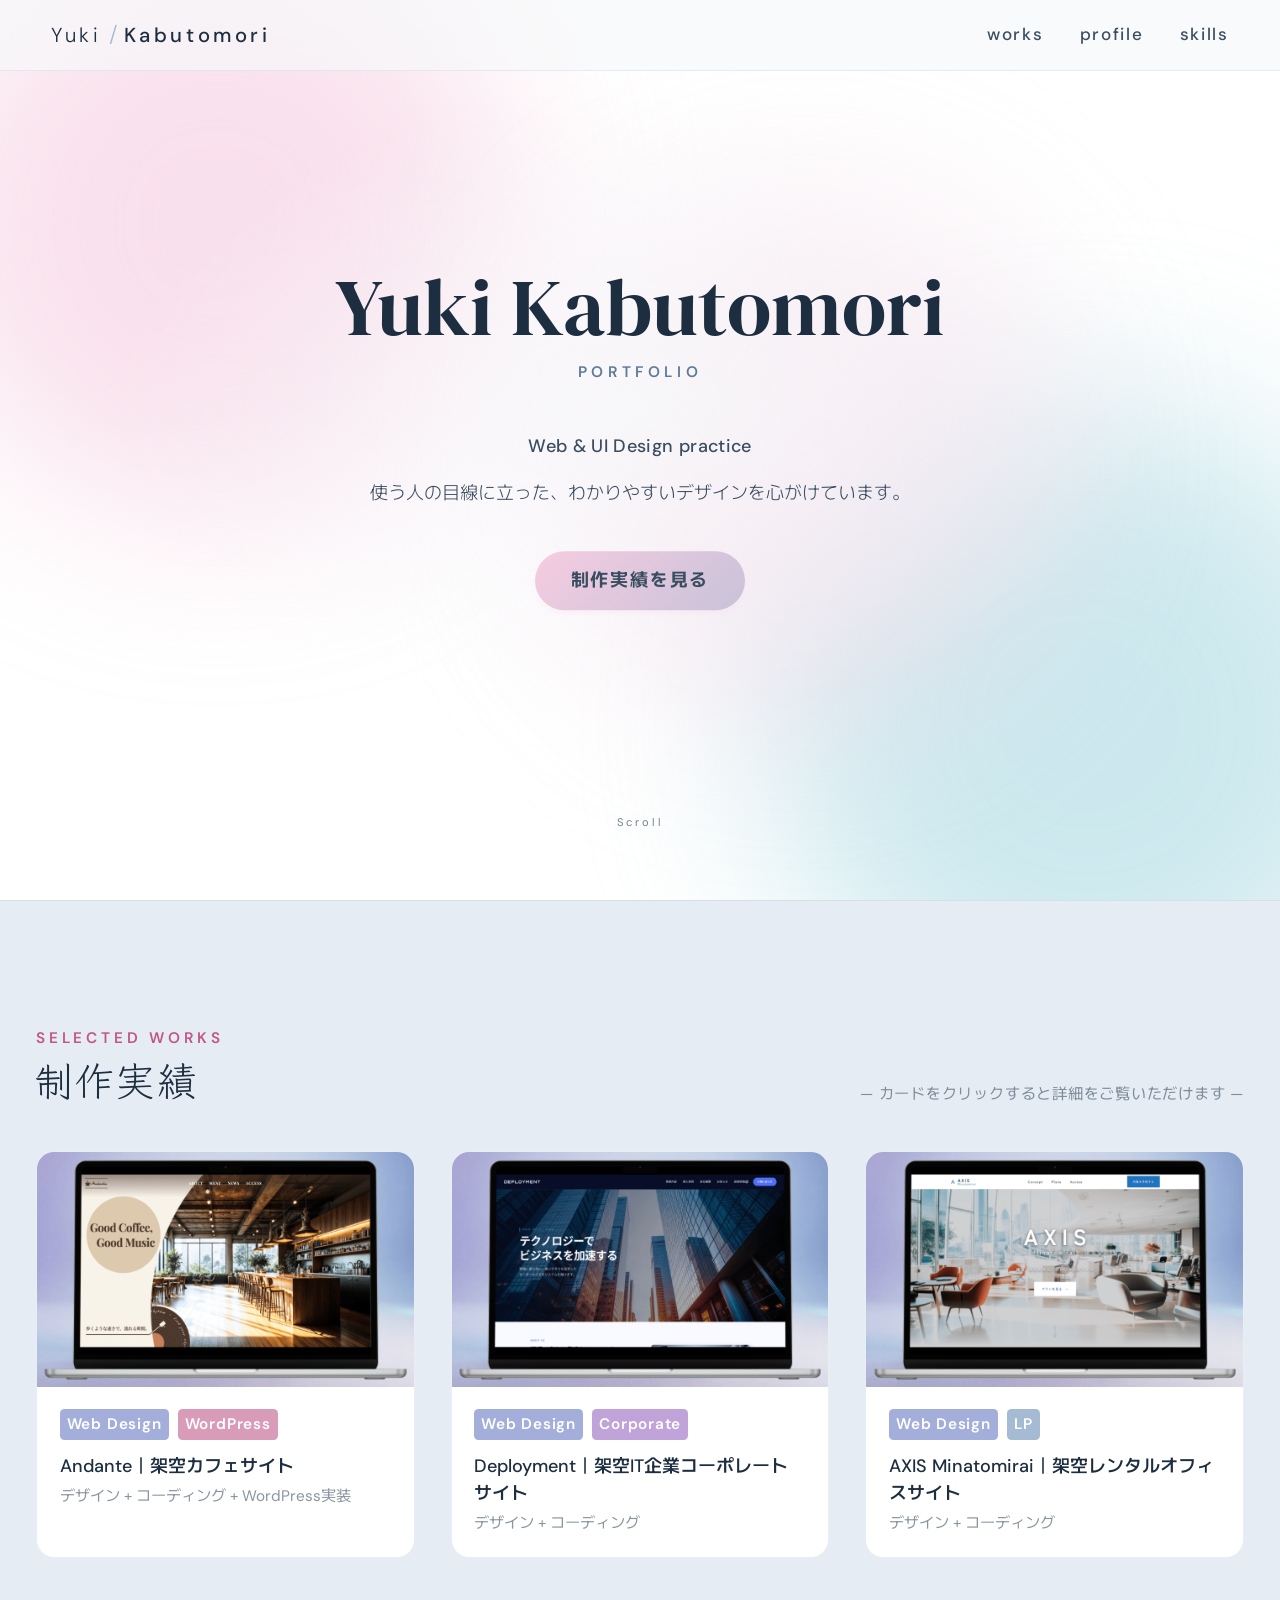
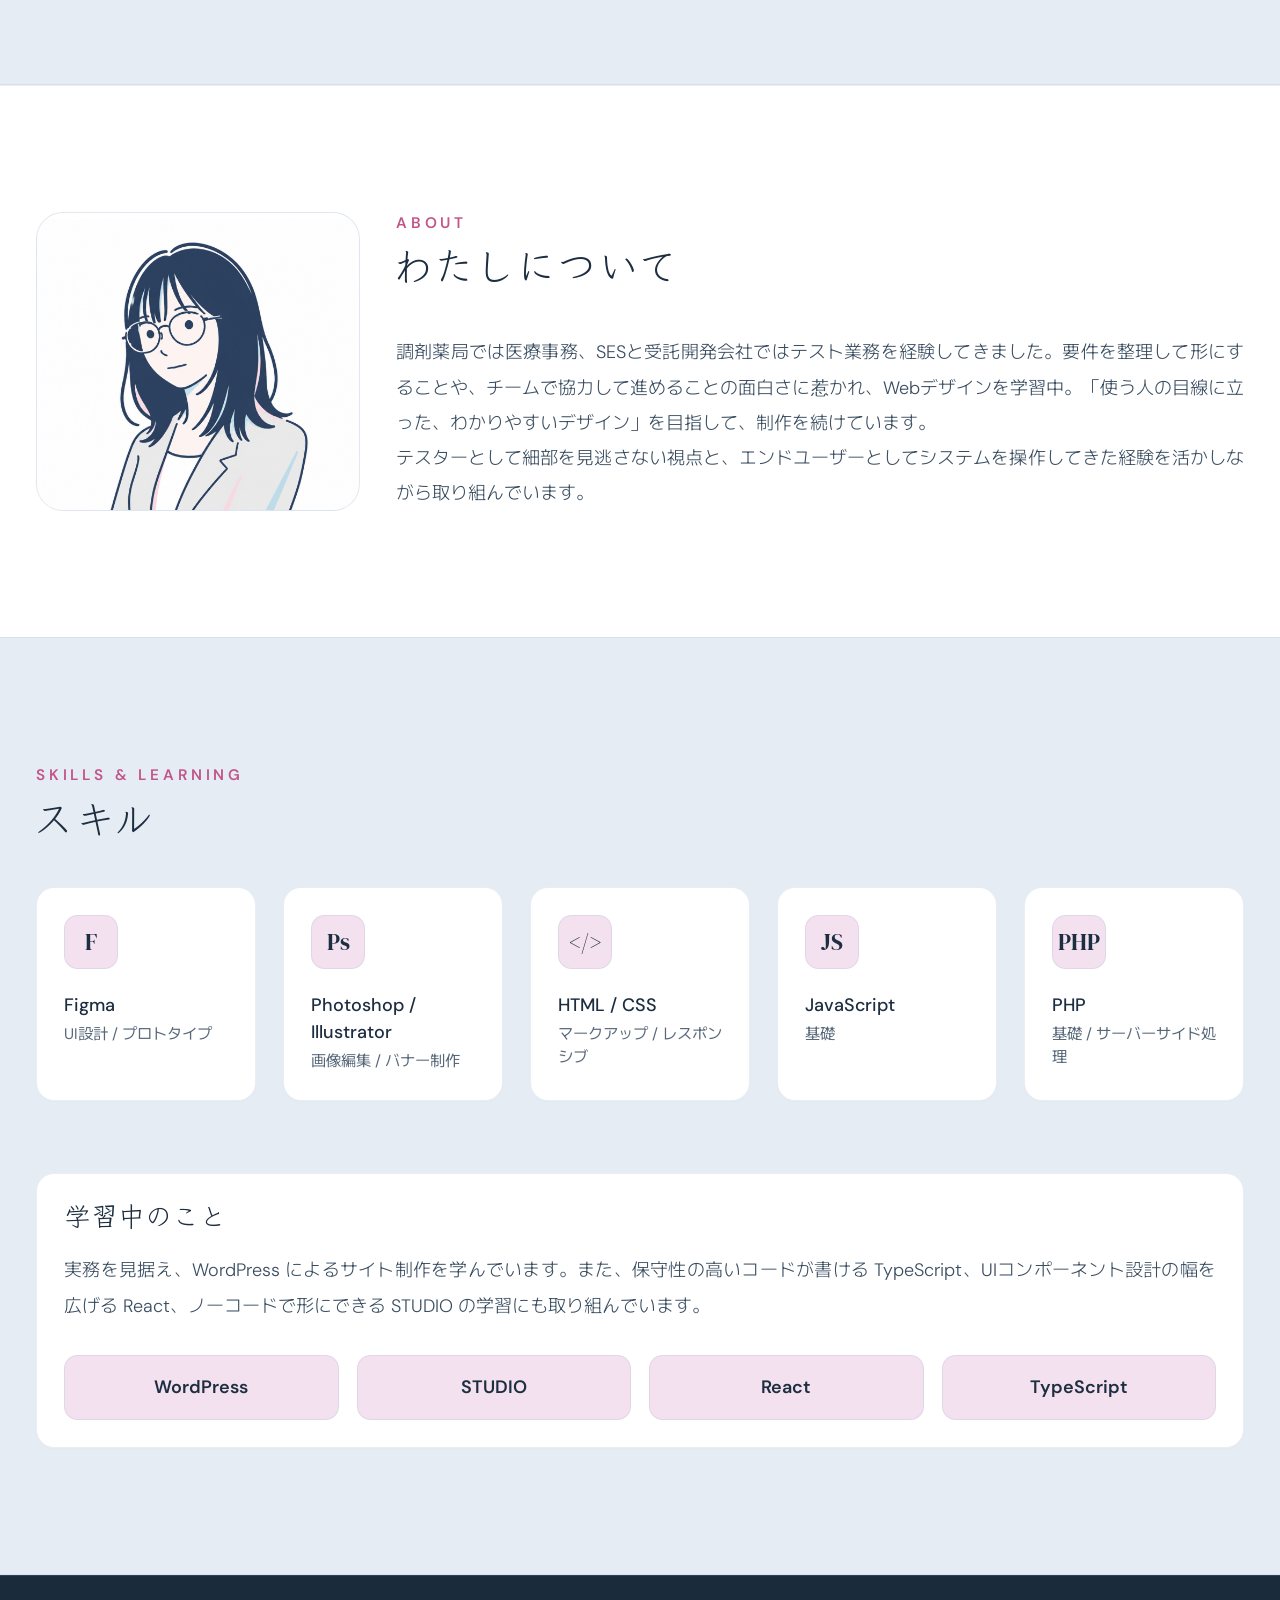
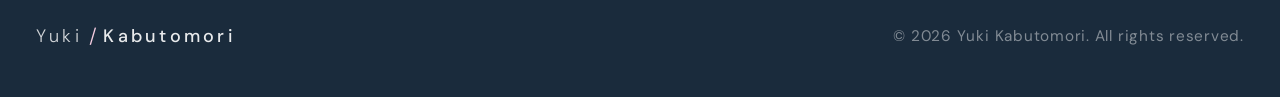
<file: index.html>
<!doctype html>
<html lang="ja">
  <head>
    <meta charset="UTF-8" />
    <meta name="viewport" content="width=device-width, initial-scale=1.0" />
    <title>Yuki Kabutomori — Portfolio</title>
    <link rel="preconnect" href="https://fonts.googleapis.com" />
    <link
      href="https://fonts.googleapis.com/css2?family=DM+Serif+Display:ital@0;1&family=DM+Sans:wght@300;400;500&family=Klee+One:wght@400;600&family=Murecho:wght@300;400;500&display=swap"
      rel="stylesheet"
    />
    <link rel="icon" href="favicon.ico" />
    <link rel="stylesheet" href="css/destyle.css" />
    <link rel="stylesheet" href="css/style.css" />
  </head>
  <body>
    <header class="site-header">
      <nav class="nav">
        <a href="#mv" class="logo">
          <span class="logo__pre">Yuki</span>
          <span class="logo__sep">/</span>
          <span class="logo__post">Kabutomori</span>
        </a>
        <ul class="nav__menu">
          <li><a href="#works" class="nav__link">works</a></li>
          <li><a href="#about" class="nav__link">profile</a></li>
          <li><a href="#skills" class="nav__link">skills</a></li>
        </ul>
      </nav>
    </header>

    <main>
      <section id="mv" class="mv">
        <div class="mv__aurora" aria-hidden="true">
          <span class="mv__au mv__au--1"></span>
          <span class="mv__au mv__au--2"></span>
          <span class="mv__au mv__au--3"></span>
        </div>
        <div class="mv__particles" id="mvParticles" aria-hidden="true"></div>

        <div class="mv__inner">
          <div class="mv__title-group">
            <h1 class="mv__name text-heading">Yuki Kabutomori</h1>
            <p class="mv__portfolio text-label">Portfolio</p>
          </div>
          <div class="mv__intro">
            <p class="mv__role text-emphasis">Web &amp; UI Design practice</p>
            <p class="mv__lead text-paragraph">使う人の目線に立った、わかりやすいデザインを心がけています。</p>
          </div>
          <div class="mv__actions">
            <a href="#works" class="btn btn--gradient btn--md">制作実績を見る</a>
          </div>
        </div>

        <a href="#works" class="mv__scroll" aria-label="制作実績へスクロール">
          <span class="mv__scroll-text">Scroll</span>
          <span class="mv__chevron"><span></span><span></span></span>
        </a>
      </section>

      <section id="works" class="works">
        <div class="container">
          <div class="works__head reveal">
            <div>
              <p class="eyebrow text-label">selected works</p>
              <h2 class="section-title text-heading">制作実績</h2>
            </div>
            <p class="works__note text-meta">— カードをクリックすると詳細をご覧いただけます —</p>
          </div>

          <div class="works__grid">
            <a href="works/andante.html" class="work-card reveal">
              <div class="work-card__thumb work-card__thumb--web">
                <div class="work-card__overlay"></div>
                <img class="work-card__mockup" src="img/works/andante.png" alt="Andante サイトのモックアップ" loading="lazy" onerror="this.style.display = 'none'" />
              </div>
              <div class="work-card__body">
                <div class="work-card__tags">
                  <span class="tag tag--indigo text-label">Web Design</span>
                  <span class="tag tag--rose text-label">WordPress</span>
                </div>
                <h3 class="work-card__title text-emphasis">Andante｜架空カフェサイト</h3>
                <p class="work-card__meta text-meta">デザイン + コーディング + WordPress実装</p>
              </div>
            </a>

            <a href="works/deployment.html" class="work-card reveal">
              <div class="work-card__thumb work-card__thumb--web">
                <div class="work-card__overlay"></div>
                <img class="work-card__mockup" src="img/works/deployment.png" alt="Deployment サイトのモックアップ" loading="lazy" onerror="this.style.display = 'none'" />
              </div>
              <div class="work-card__body">
                <div class="work-card__tags">
                  <span class="tag tag--indigo text-label">Web Design</span>
                  <span class="tag tag--violet text-label">Corporate</span>
                </div>
                <h3 class="work-card__title text-emphasis">Deployment｜架空IT企業コーポレートサイト</h3>
                <p class="work-card__meta text-meta">デザイン + コーディング</p>
              </div>
            </a>

            <a href="works/axis.html" class="work-card reveal">
              <div class="work-card__thumb work-card__thumb--web">
                <div class="work-card__overlay"></div>
                <img class="work-card__mockup" src="img/works/axis.png" alt="axis サイトのモックアップ" loading="lazy" onerror="this.style.display = 'none'" />
              </div>
              <div class="work-card__body">
                <div class="work-card__tags">
                  <span class="tag tag--indigo text-label">Web Design</span>
                  <span class="tag tag--blue text-label">LP</span>
                </div>
                <h3 class="work-card__title text-emphasis">AXIS Minatomirai｜架空レンタルオフィスサイト</h3>
                <p class="work-card__meta text-meta">デザイン + コーディング</p>
              </div>
            </a>
          </div>
        </div>
      </section>

      <section id="about" class="about">
        <div class="container about__inner">
          <div class="about__heading reveal">
            <p class="eyebrow text-label">about</p>
            <h2 class="section-title text-heading">わたしについて</h2>
          </div>

          <div class="about__left reveal">
            <div class="portrait">
              <img class="portrait__photo" src="img/profile/profile.png" alt="Yuki Kabutomori" />
            </div>
          </div>

          <div class="about__bio reveal">
            <p class="about__bio-text text-paragraph">
              調剤薬局では医療事務、SESと受託開発会社ではテスト業務を経験してきました。要件を整理して形にすることや、チームで協力して進めることの面白さに惹かれ、Webデザインを学習中。「使う人の目線に立った、わかりやすいデザイン」を目指して、制作を続けています。<br />テスターとして細部を見逃さない視点と、エンドユーザーとしてシステムを操作してきた経験を活かしながら取り組んでいます。
            </p>
          </div>
        </div>
      </section>

      <section id="skills" class="skills">
        <div class="container">
          <div class="skills__head reveal">
            <p class="eyebrow text-label">skills &amp; learning</p>
            <h2 class="section-title text-heading">スキル</h2>
          </div>

          <div class="skills__grid">
            <div class="skill-card reveal">
              <div class="skill-card__icon text-heading skill-card__icon--blue">F</div>
              <p class="skill-card__name text-emphasis">Figma</p>
              <p class="skill-card__meta text-meta">UI設計 / プロトタイプ</p>
            </div>

            <div class="skill-card reveal">
              <div class="skill-card__icon text-heading skill-card__icon--blue">Ps</div>
              <p class="skill-card__name text-emphasis">Photoshop / Illustrator</p>
              <p class="skill-card__meta text-meta">画像編集 / バナー制作</p>
            </div>

            <div class="skill-card reveal">
              <div class="skill-card__icon text-heading skill-card__icon--blue">&lt;/&gt;</div>
              <p class="skill-card__name text-emphasis">HTML / CSS</p>
              <p class="skill-card__meta text-meta">マークアップ / レスポンシブ</p>
            </div>

            <div class="skill-card reveal">
              <div class="skill-card__icon text-heading skill-card__icon--blue">JS</div>
              <p class="skill-card__name text-emphasis">JavaScript</p>
              <p class="skill-card__meta text-meta">基礎</p>
            </div>

            <div class="skill-card reveal">
              <div class="skill-card__icon text-heading skill-card__icon--blue">PHP</div>
              <p class="skill-card__name text-emphasis">PHP</p>
              <p class="skill-card__meta text-meta">基礎 / サーバーサイド処理</p>
            </div>
          </div>

          <div class="learning reveal">
            <div class="learning__inner">
              <div class="learning__text">
                <h3 class="learning__title text-heading">学習中のこと</h3>
                <p class="learning__body text-paragraph">
                  実務を見据え、WordPress によるサイト制作を学んでいます。また、保守性の高いコードが書ける TypeScript、UIコンポーネント設計の幅を広げる React、ノーコードで形にできる STUDIO
                  の学習にも取り組んでいます。
                </p>
              </div>
              <div class="learning__tags">
                <div class="learning-tag text-label learning-tag--base">WordPress</div>
                <div class="learning-tag text-label learning-tag--base">STUDIO</div>
                <div class="learning-tag text-label learning-tag--base">React</div>
                <div class="learning-tag text-label learning-tag--base">TypeScript</div>
              </div>
            </div>
          </div>
        </div>
      </section>
    </main>

    <footer class="site-footer">
      <div class="container site-footer__inner">
        <a href="#mv" class="logo logo--light">
          <span class="logo__pre">Yuki</span>
          <span class="logo__sep">/</span>
          <span class="logo__post">Kabutomori</span>
        </a>
        <p class="site-footer__copy text-meta">© 2026 Yuki Kabutomori. All rights reserved.</p>
      </div>
    </footer>

    <script src="js/main.js" defer></script>
  </body>
</html>
</file>
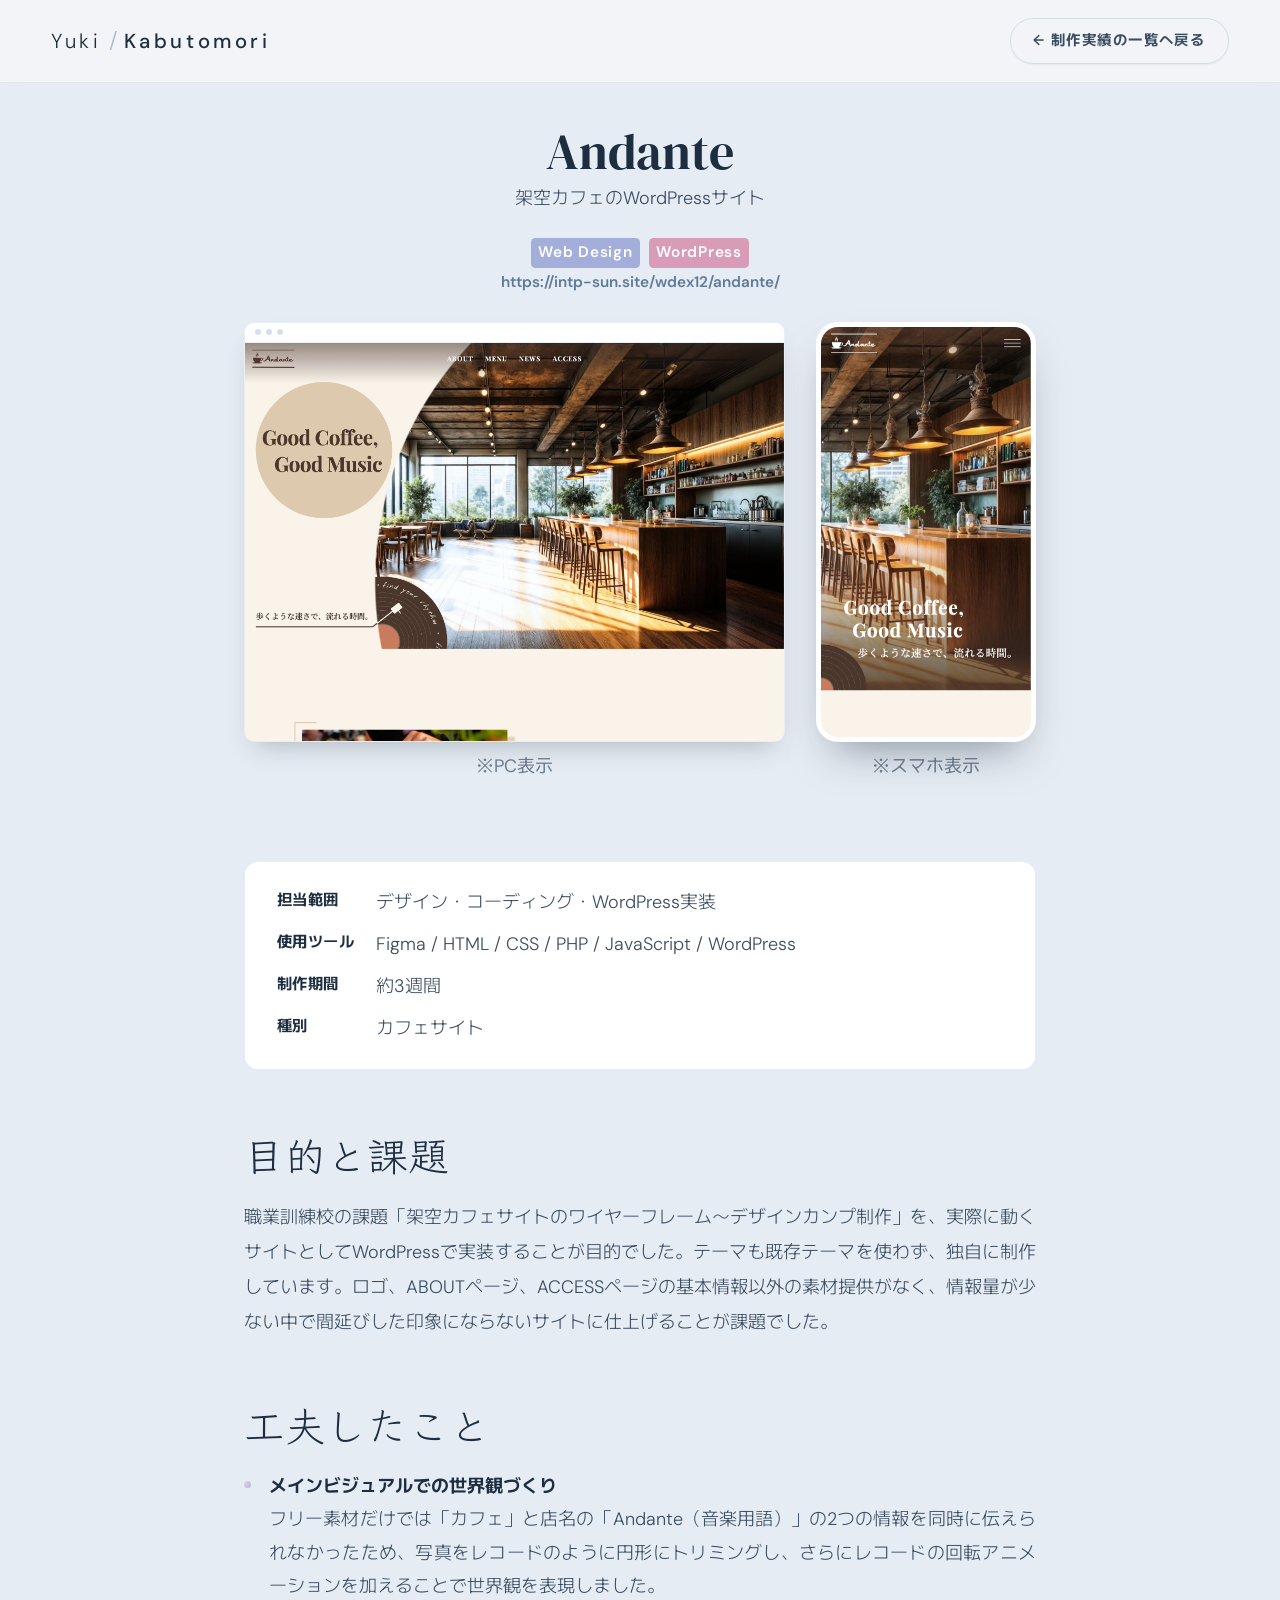
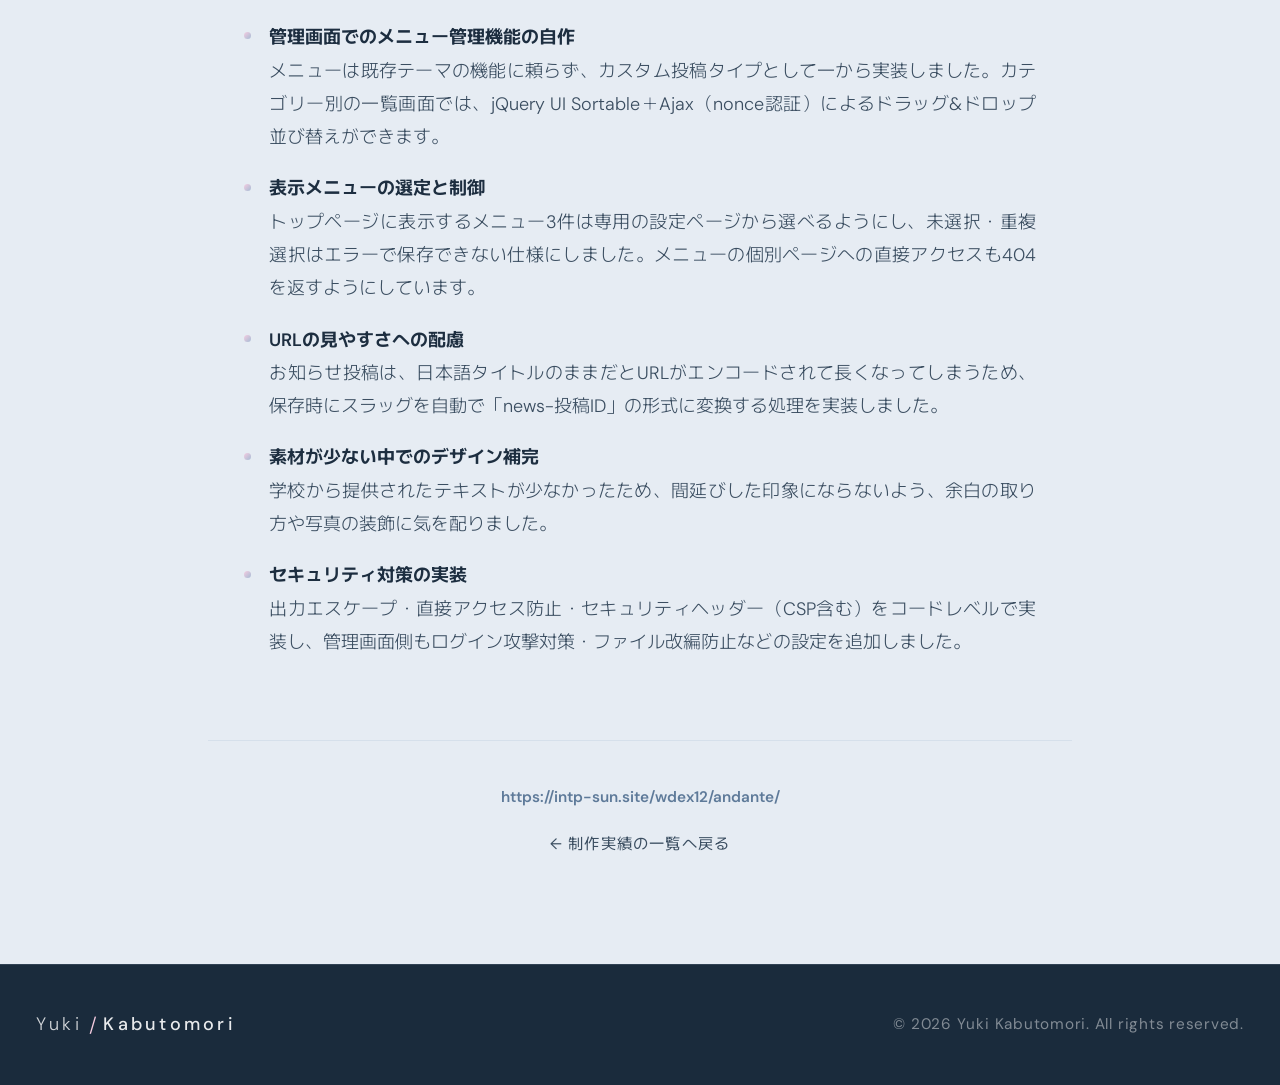
<file: works/andante.html>
<!doctype html>
<html lang="ja">
  <head>
    <meta charset="UTF-8" />
    <meta name="viewport" content="width=device-width, initial-scale=1.0" />
    <title>架空カフェサイト｜Andante — Yuki Kabutomori</title>
    <link rel="preconnect" href="https://fonts.googleapis.com" />
    <link
      href="https://fonts.googleapis.com/css2?family=DM+Serif+Display:ital@0;1&family=DM+Sans:wght@300;400;500&family=Klee+One:wght@400;600&family=Murecho:wght@300;400;500&display=swap"
      rel="stylesheet"
    />
    <link rel="icon" href="../favicon.ico" />
    <link rel="stylesheet" href="../css/destyle.css" />
    <link rel="stylesheet" href="../css/style.css" />
    <link rel="stylesheet" href="../css/works.css" />
  </head>
  <body>
    <header class="site-header">
      <nav class="nav">
        <a href="../index.html" class="logo">
          <span class="logo__pre">Yuki</span>
          <span class="logo__sep">/</span>
          <span class="logo__post">Kabutomori</span>
        </a>
        <a href="../index.html#works" class="btn btn--outline btn--sm">← 制作実績の一覧へ戻る</a>
      </nav>
    </header>

    <main class="wd">
      <div class="container container--narrow wd__head">
        <h1 class="wd__title text-heading">Andante</h1>
        <p class="wd__summary text-paragraph">架空カフェのWordPressサイト</p>
        <div class="wd__tags">
          <span class="tag tag--indigo text-label">Web Design</span>
          <span class="tag tag--rose text-label">WordPress</span>
        </div>
        <p class="wd__live"><a class="text-label" href="https://intp-sun.site/wdex12/andante/" target="_blank" rel="noopener">https://intp-sun.site/wdex12/andante/</a></p>
        <div class="wd__screens">
          <figure class="wd__screen wd__screen--pc">
            <div class="shot shot--scroll">
              <div class="shot__bar"><span></span><span></span><span></span></div>
              <div class="shot__scrollarea">
                <img class="shot__longimg" src="../img/works/andante_pc.png" alt="Andante 全体（PC）" loading="lazy" onerror="this.style.display = 'none'" />
              </div>
            </div>
            <figcaption>※PC表示</figcaption>
          </figure>
          <figure class="wd__screen wd__screen--sp">
            <div class="shot shot--phone shot--scroll">
              <div class="shot__scrollarea">
                <img class="shot__longimg" src="../img/works/andante_sp.png" alt="Andante 全体（スマホ）" loading="lazy" onerror="this.style.display = 'none'" />
              </div>
            </div>
            <figcaption>※スマホ表示</figcaption>
          </figure>
        </div>
      </div>

      <div class="container container--narrow wd__body">
        <div class="wd__info">
          <dl>
            <dt class="text-label">担当範囲</dt>
            <dd class="text-paragraph">デザイン・コーディング・WordPress実装</dd>
            <dt class="text-label">使用ツール</dt>
            <dd class="text-paragraph">Figma / HTML / CSS / PHP / JavaScript / WordPress</dd>
            <dt class="text-label">制作期間</dt>
            <dd class="text-paragraph">約3週間</dd>
            <dt class="text-label">種別</dt>
            <dd class="text-paragraph">カフェサイト</dd>
          </dl>
        </div>

        <section class="wd__section">
          <h2 class="text-heading">目的と課題</h2>
          <p class="text-paragraph">
            職業訓練校の課題「架空カフェサイトのワイヤーフレーム〜デザインカンプ制作」を、実際に動くサイトとしてWordPressで実装することが目的でした。テーマも既存テーマを使わず、独自に制作しています。ロゴ、ABOUTページ、ACCESSページの基本情報以外の素材提供がなく、情報量が少ない中で間延びした印象にならないサイトに仕上げることが課題でした。
          </p>
        </section>

        <section class="wd__section">
          <h2 class="text-heading">工夫したこと</h2>
          <ul class="wd__points">
            <li class="text-paragraph">
              <b>メインビジュアルでの世界観づくり</b><br />
              フリー素材だけでは「カフェ」と店名の「Andante（音楽用語）」の2つの情報を同時に伝えられなかったため、写真をレコードのように円形にトリミングし、さらにレコードの回転アニメーションを加えることで世界観を表現しました。
            </li>
            <li class="text-paragraph">
              <b>管理画面でのメニュー管理機能の自作</b><br />
              メニューは既存テーマの機能に頼らず、カスタム投稿タイプとして一から実装しました。カテゴリー別の一覧画面では、jQuery UI
              Sortable＋Ajax（nonce認証）によるドラッグ&amp;ドロップ並び替えができます。
            </li>
            <li class="text-paragraph">
              <b>表示メニューの選定と制御</b><br />
              トップページに表示するメニュー3件は専用の設定ページから選べるようにし、未選択・重複選択はエラーで保存できない仕様にしました。メニューの個別ページへの直接アクセスも404を返すようにしています。
            </li>
            <li class="text-paragraph">
              <b>URLの見やすさへの配慮</b><br />
              お知らせ投稿は、日本語タイトルのままだとURLがエンコードされて長くなってしまうため、保存時にスラッグを自動で「news-投稿ID」の形式に変換する処理を実装しました。
            </li>
            <li class="text-paragraph">
              <b>素材が少ない中でのデザイン補完</b><br />
              学校から提供されたテキストが少なかったため、間延びした印象にならないよう、余白の取り方や写真の装飾に気を配りました。
            </li>
            <li class="text-paragraph">
              <b>セキュリティ対策の実装</b><br />
              出力エスケープ・直接アクセス防止・セキュリティヘッダー（CSP含む）をコードレベルで実装し、管理画面側もログイン攻撃対策・ファイル改編防止などの設定を追加しました。
            </li>
          </ul>
        </section>
      </div>

      <div class="container container--narrow wd__foot">
        <a href="https://intp-sun.site/wdex12/andante/" class="wd__live-link text-label" target="_blank" rel="noopener">https://intp-sun.site/wdex12/andante/</a>
        <a href="../index.html#works" class="wd__back text-meta">← 制作実績の一覧へ戻る</a>
      </div>
    </main>

    <footer class="site-footer">
      <div class="container site-footer__inner">
        <a href="../index.html" class="logo logo--light">
          <span class="logo__pre">Yuki</span>
          <span class="logo__sep">/</span>
          <span class="logo__post">Kabutomori</span>
        </a>
        <p class="site-footer__copy text-meta">© 2026 Yuki Kabutomori. All rights reserved.</p>
      </div>
    </footer>
  </body>
</html>
</file>
<file: css/destyle.css>
/*! destyle.css v4.0.1 | MIT License | https://github.com/nicolas-cusan/destyle.css */

/* Reset box-model and set borders */
/* ============================================ */

*,
::before,
::after {
  box-sizing: border-box;
  border-style: solid;
  border-width: 0;
  min-width: 0;
}

/* Document */
/* ============================================ */

/**
 * 1. Correct the line height in all browsers.
 * 2. Prevent adjustments of font size after orientation changes in iOS.
 * 3. Remove gray overlay on links for iOS.
 */

html {
  line-height: 1.15; /* 1 */
  -webkit-text-size-adjust: 100%; /* 2 */
  -webkit-tap-highlight-color: transparent; /* 3*/
}

/* Sections */
/* ============================================ */

/**
 * Remove the margin in all browsers.
 */

body {
  margin: 0;
}

/**
 * Render the `main` element consistently in IE.
 */

main {
  display: block;
}

/* Vertical rhythm */
/* ============================================ */

p,
table,
blockquote,
address,
pre,
iframe,
form,
figure,
dl {
  margin: 0;
}

/* Headings */
/* ============================================ */

h1,
h2,
h3,
h4,
h5,
h6 {
  font-size: inherit;
  font-weight: inherit;
  margin: 0;
}

/* Lists (enumeration) */
/* ============================================ */

ul,
ol {
  margin: 0;
  padding: 0;
  list-style: none;
}

/* Lists (definition) */
/* ============================================ */

dt {
  font-weight: bold;
}

dd {
  margin-left: 0;
}

/* Grouping content */
/* ============================================ */

/**
 * 1. Add the correct box sizing in Firefox.
 * 2. Show the overflow in Edge and IE.
 */

hr {
  box-sizing: content-box; /* 1 */
  height: 0; /* 1 */
  overflow: visible; /* 2 */
  border-top-width: 1px;
  margin: 0;
  clear: both;
  color: inherit;
}

/**
 * 1. Correct the inheritance and scaling of font size in all browsers.
 * 2. Correct the odd `em` font sizing in all browsers.
 */

pre {
  font-family: monospace, monospace; /* 1 */
  font-size: inherit; /* 2 */
}

address {
  font-style: inherit;
}

/* Text-level semantics */
/* ============================================ */

/**
 * Remove the gray background on active links in IE 10.
 */

a {
  background-color: transparent;
  text-decoration: none;
  color: inherit;
}

/**
 * 1. Remove the bottom border in Chrome 57-
 * 2. Add the correct text decoration in Chrome, Edge, IE, Opera, and Safari.
 */

abbr[title] {
  text-decoration: underline dotted; /* 2 */
}

/**
 * Add the correct font weight in Chrome, Edge, and Safari.
 */

b,
strong {
  font-weight: bolder;
}

/**
 * 1. Correct the inheritance and scaling of font size in all browsers.
 * 2. Correct the odd `em` font sizing in all browsers.
 */

code,
kbd,
samp {
  font-family: monospace, monospace; /* 1 */
  font-size: inherit; /* 2 */
}

/**
 * Add the correct font size in all browsers.
 */

small {
  font-size: 80%;
}

/**
 * Prevent `sub` and `sup` elements from affecting the line height in
 * all browsers.
 */

sub,
sup {
  font-size: 75%;
  line-height: 0;
  position: relative;
  vertical-align: baseline;
}

sub {
  bottom: -0.25em;
}

sup {
  top: -0.5em;
}

/* Replaced content */
/* ============================================ */

/**
 * Prevent vertical alignment issues.
 */

svg,
img,
embed,
object,
iframe {
  vertical-align: bottom;
}

/* Forms */
/* ============================================ */

/**
 * Reset form fields to make them styleable.
 * 1. Make form elements stylable across systems iOS especially.
 * 2. Inherit text-transform from parent.
 */

button,
input,
optgroup,
select,
textarea {
  -webkit-appearance: none; /* 1 */
  appearance: none;
  vertical-align: middle;
  color: inherit;
  font: inherit;
  background: transparent;
  padding: 0;
  margin: 0;
  border-radius: 0;
  text-align: inherit;
  text-transform: inherit; /* 2 */
}

/**
 * Correct cursors for clickable elements.
 */

button,
[type="button"],
[type="reset"],
[type="submit"] {
  cursor: pointer;
}

button:disabled,
[type="button"]:disabled,
[type="reset"]:disabled,
[type="submit"]:disabled {
  cursor: default;
}

/**
 * Improve outlines for Firefox and unify style with input elements & buttons.
 */

:-moz-focusring {
  outline: auto;
}

select:disabled {
  opacity: inherit;
}

/**
 * Remove padding
 */

option {
  padding: 0;
}

/**
 * Reset to invisible
 */

fieldset {
  margin: 0;
  padding: 0;
  min-width: 0;
}

legend {
  padding: 0;
}

/**
 * Add the correct vertical alignment in Chrome, Firefox, and Opera.
 */

progress {
  vertical-align: baseline;
}

/**
 * Remove the default vertical scrollbar in IE 10+.
 */

textarea {
  overflow: auto;
}

/**
 * Correct the cursor style of increment and decrement buttons in Chrome.
 */

[type="number"]::-webkit-inner-spin-button,
[type="number"]::-webkit-outer-spin-button {
  height: auto;
}

/**
 * Correct the outline style in Safari.
 */

[type="search"] {
  outline-offset: -2px; /* 1 */
}

/**
 * Remove the inner padding in Chrome and Safari on macOS.
 */

[type="search"]::-webkit-search-decoration {
  -webkit-appearance: none;
}

/**
 * 1. Correct the inability to style clickable types in iOS and Safari.
 * 2. Fix font inheritance.
 */

::-webkit-file-upload-button {
  -webkit-appearance: button; /* 1 */
  font: inherit; /* 2 */
}

/**
 * Fix appearance for Firefox
 */
[type="number"] {
  -moz-appearance: textfield;
}

/**
 * Clickable labels
 */

label[for] {
  cursor: pointer;
}

/* Interactive */
/* ============================================ */

/*
 * Add the correct display in Edge, IE 10+, and Firefox.
 */

details {
  display: block;
}

/*
 * Add the correct display in all browsers.
 */

summary {
  display: list-item;
}

/*
 * Remove outline for editable content.
 */

[contenteditable]:focus {
  outline: auto;
}

/* Tables */
/* ============================================ */

/**
1. Correct table border color inheritance in all Chrome and Safari.
*/

table {
  border-color: inherit; /* 1 */
  border-collapse: collapse;
}

caption {
  text-align: left;
}

td,
th {
  vertical-align: top;
  padding: 0;
}

th {
  text-align: left;
  font-weight: bold;
}
</file>
<file: css/style.css>
/* ════════════════════════════════════
   style.css — design tokens / common / TOP page
   （全ページ共通の土台 + index.html の全セクション）
════════════════════════════════════ */

/* ── design tokens ── */
:root {
  --base: rgba(165, 187, 212, 0.15);
  --pastel-pink: #f5cce0;
  --pink-text: #c2568a;
  --pastel-blue: #a5bbd4;
  --pastel-mint: #abdae3;
  --pastel-lavender: #f4dae9;
  --deep: #1d2e40;
  --slated: #3b4e61;
  --white: #fff;
  --footer-navy: #1a2b3c;
  --borderl: rgba(165, 187, 212, 0.25);

  --color-blue: #a5bbd4;
  --color-indigo: #a3aedb;
  --color-violet: #bfa3d9;
  --color-orchid: #dda8d2;
  --color-rose: #d99cb8;

  --font-serif: 'DM Serif Display', 'Klee One', serif;
  --font-sans: 'DM Sans', 'Murecho', sans-serif;

  --maxw: 72rem;
  --header-h: 60px;
}

/* ── typography ── */
.text-heading {
  font-family: var(--font-serif);
  font-weight: 400;
}
.text-label {
  font-family: var(--font-sans);
  font-size: 0.85rem;
  font-weight: 600;
}
.text-meta {
  font-family: var(--font-sans);
  font-size: 0.85rem;
  font-weight: 400;
}
.text-emphasis {
  font-family: var(--font-sans);
  font-size: 1rem;
  font-weight: 500;
}
.text-paragraph {
  font-family: var(--font-sans);
  font-size: 1rem;
  font-weight: 300;
  text-align: justify;
}

/* ── base ── */
html {
  font-size: 18px;
  scroll-behavior: smooth;
  scroll-padding-top: var(--header-h);
}
body {
  background: var(--base);
  color: var(--deep);
  font-family: var(--font-sans);
  line-height: 1.5;
}
::selection {
  background: rgba(245, 204, 224, 0.3);
  color: var(--deep);
}

/* ── layout container ── */
.container {
  width: 100%;
  max-width: var(--maxw);
  margin-inline: auto;
  padding-inline: 1.5rem;
}
.container--narrow {
  max-width: 48rem;
}

/* ── shared headings / eyebrow ── */
.eyebrow {
  display: block;
  margin-bottom: 0.5rem;
  letter-spacing: 0.25em;
  text-transform: uppercase;
  color: var(--pink-text);
}
.section-title {
  margin-bottom: 2.5rem;
  margin-left: -0.08em;
  font-size: 2.25rem;
  line-height: 1.15;
  color: var(--deep);
}

/* ── buttons ── */
.btn {
  display: inline-flex;
  align-items: center;
  justify-content: center;
  border-radius: 9999px;
  font-weight: 600;
  letter-spacing: 0.1em;
  text-align: center;
  cursor: pointer;
  transition: all 0.3s ease;
}
.btn--gradient {
  color: var(--slated);
  background: linear-gradient(135deg, #f5cce0 0%, #a5bbd4 100%);
  background-size: 200% auto;
}
.btn--gradient:hover {
  background-position: right center;
  background-image: linear-gradient(135deg, #abdae3 0%, #f4dae9 100%);
  box-shadow: 0 10px 25px -5px rgba(244, 218, 233, 0.5);
  transform: translateY(-2px);
}
.btn--outline {
  color: var(--slated);
  background: transparent;
  border: 1px solid rgba(165, 187, 212, 0.4);
}
.btn--outline:hover {
  background: rgba(165, 187, 212, 0.1);
}
.btn--sm {
  font-size: 0.7rem;
  padding: 0.5rem 0.875rem;
  white-space: nowrap;
  box-shadow: 0 1px 2px rgba(0, 0, 0, 0.05);
}
.btn--md {
  font-size: 1rem;
  font-weight: 600;
  padding: 0.875rem 2rem;
}
.btn--md.btn--gradient {
  box-shadow: 0 4px 6px -1px rgba(245, 204, 224, 0.2);
}

/* ── reveal on scroll ── */
.reveal {
  opacity: 0;
  transform: translateY(20px);
  transition:
    opacity 0.8s cubic-bezier(0.16, 1, 0.3, 1),
    transform 0.8s cubic-bezier(0.16, 1, 0.3, 1);
}
.reveal.visible {
  opacity: 1;
  transform: none;
}

/* ════════════════════════════════════
   HEADER / NAV
════════════════════════════════════ */
.site-header {
  position: fixed;
  top: 0;
  left: 0;
  right: 0;
  z-index: 40;
  background: rgba(247, 248, 250, 0.7);
  backdrop-filter: blur(12px);
  border-bottom: 1px solid var(--borderl);
  transition: all 0.3s ease;
}
.nav {
  display: flex;
  flex-wrap: wrap;
  row-gap: 0.5rem;
  align-items: center;
  justify-content: space-between;
  padding-block: 1rem;
  padding-inline: clamp(1.5rem, 4vw, 4rem);
}

/* logo */
.logo {
  display: inline-flex;
  align-items: center;
  gap: 0.375rem;
  text-decoration: none;
}
.logo__pre {
  font-family: var(--font-sans);
  font-weight: 300;
  letter-spacing: 0.18em;
  font-size: 1.125rem;
  color: var(--deep);
  transition: color 0.3s;
}
.logo__sep {
  font-weight: 300;
  font-size: 1.25rem;
  color: var(--pastel-blue);
  transition: transform 0.3s;
}
.logo__post {
  font-family: var(--font-sans);
  font-weight: 500;
  letter-spacing: 0.18em;
  font-size: 1.125rem;
  color: var(--deep);
  transition: color 0.3s;
}
.logo:hover .logo__pre,
.logo:hover .logo__post {
  color: var(--pastel-blue);
}
.logo:not(.logo--light):hover .logo__sep {
  transform: rotate(12deg);
}
/* footer (dark) variant */
.logo--light .logo__pre {
  color: rgba(255, 255, 255, 0.8);
  font-size: 1rem;
}
.logo--light .logo__sep {
  color: var(--pastel-pink);
  font-size: 1.125rem;
}
.logo--light .logo__post {
  color: rgba(255, 255, 255, 0.9);
  font-size: 1rem;
}
.logo--light:hover .logo__pre,
.logo--light:hover .logo__post {
  color: var(--white);
}

/* nav menu */
.nav__menu {
  display: none;
  gap: 2rem;
  list-style: none;
  font-size: 0.95rem;
  letter-spacing: 0.1em;
  font-weight: 500;
  color: var(--slated);
}
.nav__link {
  position: relative;
  color: var(--slated);
  text-decoration: none;
  transition: color 0.25s;
}
.nav__link:hover {
  color: var(--deep);
}
.nav__link::after {
  content: '';
  position: absolute;
  left: 0;
  bottom: -3px;
  width: 0;
  height: 1px;
  background: var(--pastel-blue);
  transition: width 0.28s ease;
}
.nav__link:hover::after {
  width: 100%;
}
@media (max-width: 767px) {
  .nav {
    padding-block: 0.75rem;
  }
  .logo__pre,
  .logo__post {
    font-size: 0.85rem;
    letter-spacing: 0.1em;
  }
  .logo__sep {
    font-size: 1rem;
  }
}
@media (min-width: 768px) {
  .nav__menu {
    display: flex;
  }
  .btn--sm {
    font-size: 0.8rem;
    padding: 0.625rem 1.25rem;
  }
}

/* ════════════════════════════════════
   1. MV
════════════════════════════════════ */
.mv {
  position: relative;
  display: flex;
  align-items: center;
  justify-content: center;
  overflow: hidden;
  min-height: 100vh;
  min-height: 100svh;
  background: var(--white);
}

/* ── aurora background ── */
.mv__aurora {
  position: absolute;
  inset: 0;
  z-index: 0;
  pointer-events: none;
}
.mv__au {
  position: absolute;
  border-radius: 50%;
  filter: blur(90px);
  opacity: 0.6;
}
.mv__au--1 {
  width: 46vw;
  height: 46vw;
  top: -8%;
  left: -6%;
  background: var(--pastel-pink);
  animation: au-drift-1 16s ease-in-out infinite;
}
.mv__au--2 {
  width: 50vw;
  height: 50vw;
  right: -10%;
  bottom: -16%;
  background: var(--pastel-mint);
  animation: au-drift-2 20s ease-in-out infinite;
}
.mv__au--3 {
  width: 38vw;
  height: 38vw;
  top: 24%;
  right: 18%;
  background: var(--pastel-lavender);
  animation: au-drift-3 24s ease-in-out infinite;
}
@keyframes au-drift-1 {
  50% {
    transform: translate(6vw, 4vw) scale(1.12);
  }
}
@keyframes au-drift-2 {
  50% {
    transform: translate(-5vw, -3vw) scale(1.08);
  }
}
@keyframes au-drift-3 {
  50% {
    transform: translate(-4vw, 5vw) scale(1.16);
  }
}

/* ── bokeh particles (rise softly) ── */
.mv__particles {
  position: absolute;
  inset: 0;
  z-index: 1;
  overflow: hidden;
  pointer-events: none;
}
.mv__particle {
  position: absolute;
  top: 100%;
  border-radius: 50%;
  filter: blur(3px);
  opacity: 0;
  will-change: transform, opacity;
  animation: bokeh-rise linear infinite;
}
@keyframes bokeh-rise {
  0% {
    transform: translateY(0) scale(0.6);
    opacity: 0;
  }
  20% {
    opacity: 0.7;
  }
  80% {
    opacity: 0.5;
  }
  100% {
    transform: translateY(-110vh) translateX(var(--sx, 2vw)) scale(1);
    opacity: 0;
  }
}

/* ── center veil: 文字の足元の地を整える ── */
.mv::after {
  content: '';
  position: absolute;
  inset: 0;
  z-index: 2;
  pointer-events: none;
  background: radial-gradient(
    60% 50% at 50% 45%,
    rgba(247, 248, 250, 0.85) 0%,
    rgba(247, 248, 250, 0.4) 35%,
    transparent 70%
  );
}

/* ── hero copy (centered) ── */
.mv__inner {
  position: relative;
  z-index: 10;
  width: 100%;
  max-width: 40rem;
  margin-inline: auto;
  padding: 4rem 2rem;
  text-align: center;
  transform: translateY(-3%);
}
.mv__title-group {
  margin-bottom: 2.75rem;
}
.mv__name {
  margin-bottom: 0.4rem;
  font-size: 3rem;
  line-height: 1.15;
  color: var(--deep);
}
.mv__portfolio {
  letter-spacing: 0.3em;
  text-transform: uppercase;
  color: #5e7a99;
}
.mv__intro {
  margin-bottom: 2.25rem;
}
.mv__role {
  margin-bottom: 0.9rem;
  letter-spacing: 0.02em;
  color: var(--slated);
}
.mv__lead {
  max-width: 30rem;
  margin: 0 auto;
  line-height: 1.9;
  color: var(--slated);
}
.mv__actions {
  display: flex;
  justify-content: center;
  gap: 1rem;
  flex-wrap: wrap;
}

/* ── scroll cue ── */
.mv__scroll {
  position: absolute;
  left: 50%;
  bottom: 2rem;
  z-index: 10;
  transform: translateX(-50%);
  display: flex;
  flex-direction: column;
  align-items: center;
  gap: 0.5rem;
  text-decoration: none;
}
.mv__scroll-text {
  font-size: 0.62rem;
  letter-spacing: 0.25em;
  color: var(--slated);
  opacity: 0.7;
}
.mv__chevron {
  position: relative;
  width: 22px;
  height: 24px;
}
.mv__chevron span {
  position: absolute;
  left: 50%;
  width: 11px;
  height: 11px;
  border-right: 2px solid var(--slated);
  border-bottom: 2px solid var(--slated);
  transform: translateX(-50%) rotate(45deg);
  opacity: 0;
  animation: chev-fade 1.6s ease-in-out infinite;
}
.mv__chevron span:nth-child(1) {
  top: 0;
  animation-delay: 0s;
}
.mv__chevron span:nth-child(2) {
  top: 9px;
  animation-delay: 0.18s;
}
@keyframes chev-fade {
  0% {
    opacity: 0;
  }
  45% {
    opacity: 0.85;
  }
  100% {
    opacity: 0;
  }
}

@media (min-width: 768px) {
  .mv__name {
    font-size: 4.5rem;
  }
}

/* ── reduced motion: 静止したオーロラのみ（粒は非表示） ── */
@media (prefers-reduced-motion: reduce) {
  .mv__au {
    animation: none;
  }
  .mv__particles {
    display: none;
  }
  .mv__chevron span {
    animation: none;
    opacity: 0.85;
  }
}

/* ════════════════════════════════════
   2. WORKS
════════════════════════════════════ */
.works {
  padding: 7rem 0;
  border-top: 1px solid var(--borderl);
  border-bottom: 1px solid var(--borderl);
  background: var(--base);
}
.works__head {
  display: flex;
  flex-direction: column;
  gap: 1rem;
  margin-bottom: 2.5rem;
}
.works__head .section-title {
  margin-bottom: 0;
}
.works__note {
  letter-spacing: 0.05em;
  color: rgba(59, 78, 97, 0.6);
}
.works__grid {
  display: grid;
  grid-template-columns: 1fr;
  gap: 2rem;
}

.work-card {
  display: block;
  border-radius: 1rem;
  overflow: hidden;
  background: var(--white);
  border: 1px solid var(--borderl);
  color: inherit;
  text-decoration: none;
  transition: all 0.3s;
}
.work-card:hover {
  transform: translateY(-6px);
  box-shadow: 0 20px 25px -5px rgba(165, 187, 212, 0.15);
}
.work-card__thumb {
  position: relative;
  aspect-ratio: 16 / 10;
  overflow: hidden;
}
.work-card__thumb--web {
  background: linear-gradient(135deg, rgba(171, 218, 227, 0.4), rgba(165, 187, 212, 0.2));
}
.work-card__mockup {
  display: block;
  width: 100%;
  height: 100%;
  object-fit: cover;
  transition: transform 0.5s;
}
.work-card:hover .work-card__mockup {
  transform: scale(1.03);
}
.work-card__overlay {
  position: absolute;
  inset: 0;
  background: rgba(255, 255, 255, 0.1);
  opacity: 0;
  transition: opacity 0.3s;
}
.work-card:hover .work-card__overlay {
  opacity: 1;
}

/* ── screenshot frame（スクショの枠） ── */
.shot {
  width: 100%;
  border-radius: 10px;
  overflow: hidden;
  background: var(--white);
  border: 1px solid var(--borderl);
  box-shadow: 0 14px 26px -12px rgba(29, 46, 64, 0.3);
  transition: transform 0.4s;
}
/* ブラウザ枠（Webサイト用） */
.shot__bar {
  display: flex;
  align-items: center;
  gap: 5px;
  height: 20px;
  padding: 0 10px;
  background: var(--white);
  border-bottom: 1px solid var(--borderl);
}
.shot__bar span {
  width: 6px;
  height: 6px;
  border-radius: 50%;
  background: rgba(165, 187, 212, 0.45);
}
.work-card__body {
  padding: 1rem;
}
.work-card__tags {
  display: flex;
  flex-wrap: wrap;
  gap: 0.5rem;
  margin-bottom: 0.75rem;
}
.tag {
  display: inline-block;
  padding: 0.2rem 0.4rem;
  border-radius: 0.25rem;
  letter-spacing: 0.05em;
  color: var(--white);
}
.tag--blue {
  background: var(--color-blue);
}
.tag--indigo {
  background: var(--color-indigo);
}
.tag--violet {
  background: var(--color-violet);
}
.tag--rose {
  background: var(--color-rose);
}
.work-card__title {
  margin-bottom: 0.25rem;
  color: var(--deep);
  transition: color 0.3s;
}
.work-card:hover .work-card__title {
  color: var(--pastel-blue);
}
.work-card__meta {
  color: rgba(59, 78, 97, 0.6);
}

@media (min-width: 768px) {
  .container {
    padding-inline: 2rem;
  }
  .works__head {
    flex-direction: row;
    align-items: flex-end;
    justify-content: space-between;
  }
  .works__grid {
    grid-template-columns: repeat(2, 1fr);
  }
  .work-card__body {
    padding: 1.25rem;
  }
}
@media (min-width: 1024px) {
  .works__grid {
    grid-template-columns: repeat(3, 1fr);
  }
}

/* ════════════════════════════════════
   4. ABOUT & EXPERIENCE
════════════════════════════════════ */
.about {
  padding: 7rem 0;
  border-top: 1px solid var(--borderl);
  background: var(--white);
}
.about__inner {
  display: grid;
  grid-template-columns: 1fr;
  grid-template-areas:
    "heading"
    "img"
    "bio";
  gap: 0;
  align-items: start;
}
.about__heading {
  grid-area: heading;
}
.about__left {
  grid-area: img;
  margin-bottom: 1.5rem;
}
.about__bio {
  grid-area: bio;
}
.portrait {
  position: relative;
  width: 100%;
  aspect-ratio: 4 / 3;
  margin-inline: auto;
  border-radius: 1.5rem;
  border: 1px solid var(--borderl);
  overflow: hidden;
  background: linear-gradient(to top right, rgba(245, 204, 224, 0.2), rgba(165, 187, 212, 0.2));
  display: flex;
  align-items: center;
  justify-content: center;
}
.portrait__photo {
  position: absolute;
  inset: 0;
  width: 100%;
  height: 100%;
  object-fit: cover;
  object-position: center;
  display: block;
}
.about__bio-text {
  line-height: 1.95;
  color: var(--slated);
}
@media (min-width: 768px) {
  .about__inner {
    grid-template-columns: 18rem 1fr;
    grid-template-rows: min-content 1fr;
    grid-template-areas:
      "img heading"
      "img bio";
    gap: 0 2rem;
  }
  .about__left {
    align-self: stretch;
    margin-bottom: 0;
    max-width: 18rem;
  }
  .portrait {
    margin-inline: 0;
    height: 100%;
    aspect-ratio: auto;
  }
}

/* ════════════════════════════════════
   5. SKILLS & LEARNING
════════════════════════════════════ */
.skills {
  padding: 7rem 0;
  border-top: 1px solid var(--borderl);
  border-bottom: 1px solid var(--borderl);
  background: var(--base);
}
@media (max-width: 767px) {
  .works,
  .about,
  .skills {
    padding: 4rem 0;
  }
}
.skills__grid {
  display: grid;
  grid-template-columns: 1fr;
  gap: 1.5rem;
  margin-bottom: 4rem;
}
.skill-card {
  padding: 1.5rem;
  border-radius: 1rem;
  background: var(--white);
  border: 1px solid var(--borderl);
  box-shadow: 0 1px 2px rgba(165, 187, 212, 0.05);
}
.skill-card__icon {
  width: 3rem;
  height: 3rem;
  margin-bottom: 1.25rem;
  border-radius: 0.75rem;
  border: 1px solid var(--borderl);
  display: flex;
  align-items: center;
  justify-content: center;
  font-size: 1.25rem;
}
.skill-card__icon--blue {
  background: color-mix(in srgb, var(--color-orchid) 35%, transparent);
  color: var(--deep);
}
.skill-card__icon--pink {
  background: rgba(245, 204, 224, 0.35);
  color: var(--deep);
}
.skill-card__name {
  margin-bottom: 0.25rem;
  color: var(--deep);
}
.skill-card__meta {
  color: rgba(59, 78, 97, 0.85);
}
.learning {
  padding: 1.5rem;
  border-radius: 1rem;
  background: var(--white);
  border: 1px solid var(--borderl);
  box-shadow: 0 1px 2px rgba(165, 187, 212, 0.05);
}
.learning__inner {
  display: flex;
  flex-direction: column;
  gap: 1.75rem;
}
.learning__text {
  width: 100%;
}
.learning__title {
  margin-bottom: 1rem;
  font-size: 1.5rem;
  line-height: 1.2;
  color: var(--deep);
}
.learning__body {
  line-height: 2;
  color: var(--slated);
}
.learning__tags {
  display: grid;
  grid-template-columns: repeat(2, minmax(0, 1fr));
  gap: 1rem;
  width: 100%;
}
.learning-tag {
  padding: 0.75rem 0.5rem;
  border-radius: 0.75rem;
  border: 1px solid var(--borderl);
  text-align: center;
}
@media (min-width: 768px) {
  .learning-tag {
    padding: 1rem 1.25rem;
    font-size: 1rem;
  }
}
.learning-tag--base {
  background: color-mix(in srgb, var(--color-orchid) 35%, transparent);
  color: var(--deep);
}
.learning-tag--pink {
  background: rgba(245, 204, 224, 0.35);
  color: var(--deep);
}
@media (min-width: 768px) {
  .skills__grid {
    grid-template-columns: repeat(5, 1fr);
  }
  .learning__tags {
    grid-template-columns: repeat(4, 1fr);
  }
}

/* ════════════════════════════════════
   FOOTER
════════════════════════════════════ */
.site-footer {
  padding: 2.5rem 0;
  background: var(--footer-navy);
  border-top: 1px solid rgba(165, 187, 212, 0.16);
}
.site-footer__inner {
  display: flex;
  align-items: center;
  justify-content: space-between;
  flex-wrap: wrap;
  gap: 1.5rem;
}
.site-footer__copy {
  letter-spacing: 0.05em;
  color: rgba(255, 255, 255, 0.45);
}
</file>
<file: css/works.css>
/* ════════════════════════════════════
   works.css — 作品詳細ページ専用スタイル
   （works/*.html でのみ読み込む。トップページでは使わない）
   色変数・ボタン・ヘッダー/フッターは style.css 側。
════════════════════════════════════ */

/* ── 全体（固定ヘッダー分の余白を確保） ── */
.wd {
  padding-top: calc(var(--header-h) + 3.5rem);
  padding-bottom: 6rem;
  background: var(--base);
}

/* ── ヒーロー（タイトル・要約・タグ・ボタン） ── */
.wd__head {
  text-align: center;
}
.wd__title {
  margin: 0 auto;
  max-width: 34rem;
  font-size: 2.4rem;
  line-height: 1.15;
  color: var(--deep);
}
.wd__summary {
  margin: 0 auto 1.25rem;
  max-width: 32rem;
  line-height: 1.9;
  color: var(--slated);
  text-align: center;
}
.wd__tags {
  display: flex;
  justify-content: center;
  flex-wrap: wrap;
  gap: 0.5rem;
}
.wd__live {
  margin: 0;
}
.wd__live a,
.wd__live-link {
  display: inline-flex;
  align-items: center;
  gap: 0.3rem;
  color: #5e7a99;
  text-decoration: none;
  border-bottom: 1px solid transparent;
  transition:
    color 0.2s,
    border-color 0.2s;
}
.wd__live a:hover,
.wd__live-link:hover {
  color: var(--deep);
  border-bottom-color: currentColor;
}

/* ── ヒーローのメインビジュアル（自作画像を1枚入れる空スロット） ── */
.wd__visual {
  max-width: 54rem;
  margin: 3.5rem auto 0;
}
.wd__hero-img {
  display: block;
  width: 100%;
  height: auto;
  border-radius: 12px;
}

/* スマホ枠（画面紹介のスクロール窓で使用） */
.shot--phone {
  border: 5px solid var(--white);
  border-radius: 22px;
  box-shadow: 0 22px 44px -18px rgba(29, 46, 64, 0.5);
}

/* ── スクロール窓（GoFullPage等の全長スクショ用） ── */
.shot--scroll {
  display: flex;
  flex-direction: column;
  height: 420px;
}
.shot--scroll .shot__bar {
  flex: none;
}
.shot--scroll .shot__scrollarea {
  flex: 1 1 auto;
  min-height: 0;
  overflow-y: auto;
  overflow-x: hidden;
  background: linear-gradient(135deg, var(--white), #eef3f7);
  scrollbar-width: thin;
  scrollbar-color: rgba(165, 187, 212, 0.5) transparent;
}
.shot--scroll .shot__scrollarea::-webkit-scrollbar {
  width: 8px;
}
.shot--scroll .shot__scrollarea::-webkit-scrollbar-thumb {
  background: rgba(165, 187, 212, 0.5);
  border-radius: 8px;
}
.shot__longimg {
  display: block;
  width: 100%;
  height: auto;
}

/* ── 本文ブロック ── */
.wd__body {
  margin-top: 4.5rem;
}

/* プロジェクト情報 */
.wd__info {
  padding: 1.5rem 1.75rem;
  border: 1px solid var(--borderl);
  border-radius: 14px;
  background: var(--white);
  box-shadow: 0 1px 2px rgba(165, 187, 212, 0.05);
}
.wd__info dl {
  display: grid;
  grid-template-columns: 4.5rem 1fr;
  gap: 0.85rem 1rem;
  margin: 0;
}
@media (max-width: 767px) {
  .wd__info {
    padding-inline: 1.5rem;
  }
  .wd__info dl {
    grid-template-columns: 1fr;
    gap: 0.4rem;
  }
  .wd__info dd + dt {
    margin-top: 0.85rem;
  }
}
.wd__info dt {
  letter-spacing: 0.04em;
  color: var(--deep);
}
.wd__info dd {
  margin: 0;
  color: var(--slated);
  text-align: left;
}

/* セクション（見出し＋本文） */
.wd__section {
  margin-top: 3.5rem;
}
.wd__section h2 {
  margin-bottom: 1rem;
  font-size: 2.25rem;
  line-height: 1.2;
  color: var(--deep);
}
.wd__section p {
  line-height: 1.95;
  color: var(--slated);
}

/* 工夫リスト */
.wd__points {
  list-style: none;
  margin: 0;
  padding: 0;
  display: flex;
  flex-direction: column;
  gap: 1rem;
}
.wd__points li {
  position: relative;
  padding-left: 1.4rem;
  line-height: 1.85;
  color: var(--slated);
}
.wd__points li::before {
  content: '';
  position: absolute;
  left: 0;
  top: 0.62em;
  width: 7px;
  height: 7px;
  border-radius: 50%;
  background: linear-gradient(135deg, var(--pastel-pink), var(--pastel-blue));
}
.wd__points b {
  color: var(--deep);
  font-weight: 600;
}

/* 画面紹介（PC＋スマホのスクロール窓） */
.wd__screens {
  display: flex;
  flex-direction: column;
  align-items: center;
  gap: 1.75rem;
  margin-top: 1.5rem;
}
.wd__screen {
  margin: 0;
  width: 100%;
}
.wd__screen--sp {
  width: 220px;
}
.wd__screen .shot {
  width: 100%;
}
.wd__screen figcaption {
  margin-top: 0.6rem;
  color: rgba(59, 78, 97, 0.7);
  text-align: center;
}

/* 最下部 CTA */
.wd__foot {
  display: flex;
  flex-direction: column;
  align-items: center;
  gap: 1.25rem;
  margin-top: 4.5rem;
  padding-top: 2.5rem;
  border-top: 1px solid var(--borderl);
  text-align: center;
}
.wd__back {
  letter-spacing: 0.08em;
  color: var(--slated);
  text-decoration: none;
  transition: color 0.2s;
}
.wd__back:hover {
  color: var(--deep);
}

@media (min-width: 700px) {
  .wd__title {
    font-size: 2.8rem;
  }
  .wd__screens {
    flex-direction: row;
    align-items: flex-start;
    justify-content: center;
  }
  .wd__screen--pc {
    flex: 1 1 0;
    min-width: 0;
  }
  .wd__screen--sp {
    flex: 0 0 220px;
    width: 220px;
  }
}
</file>
